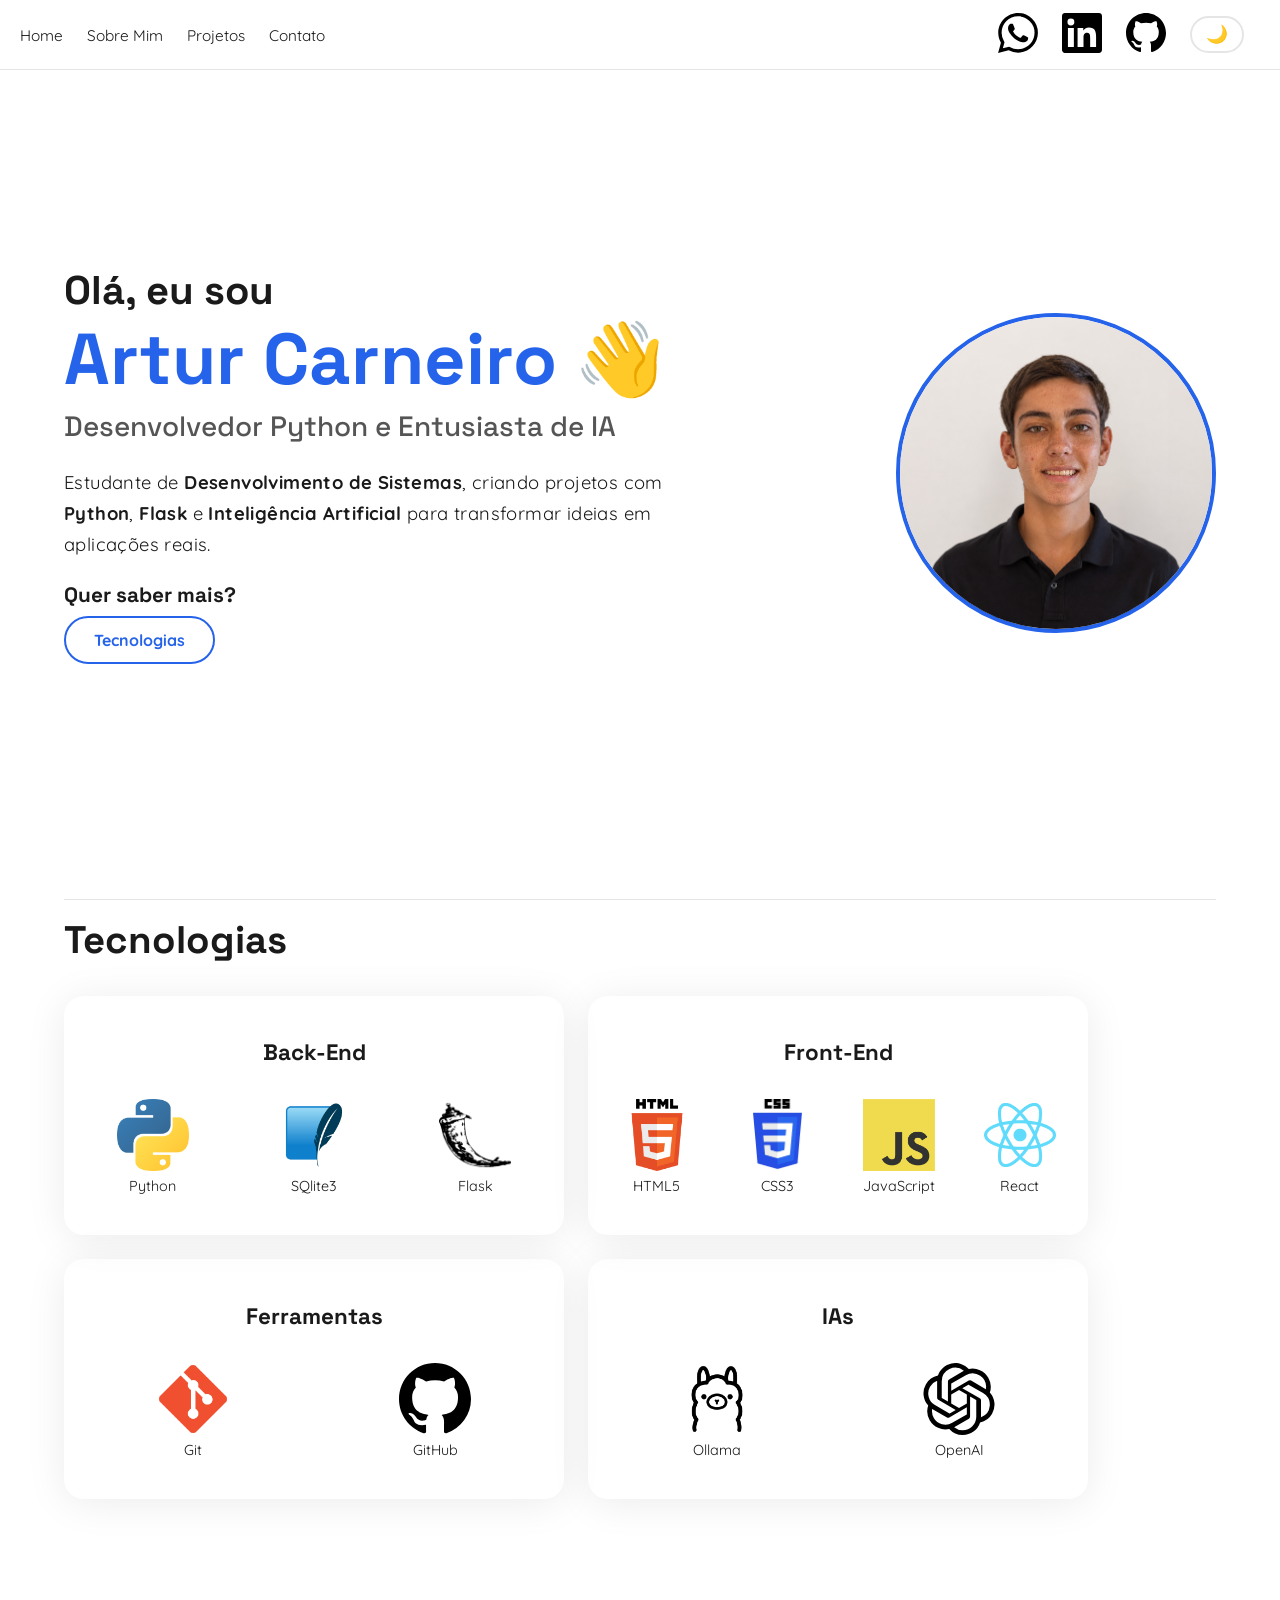
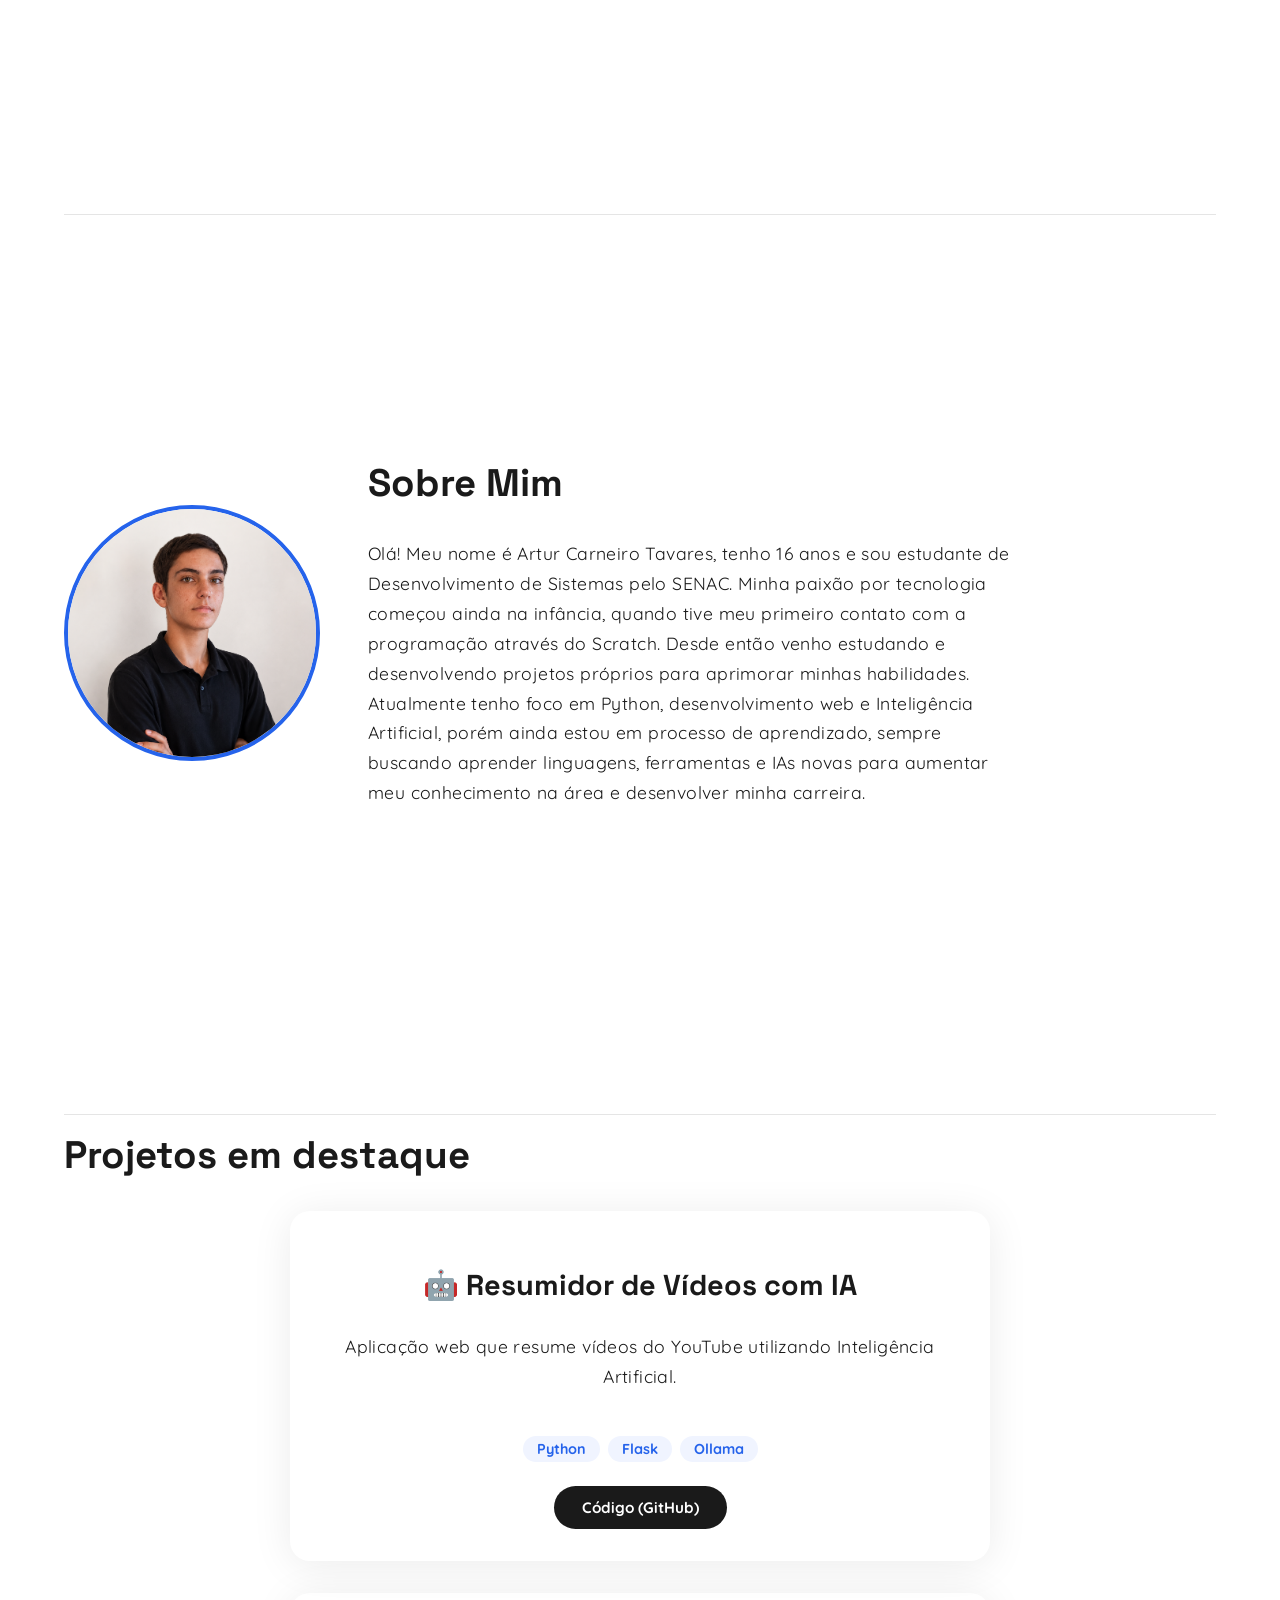
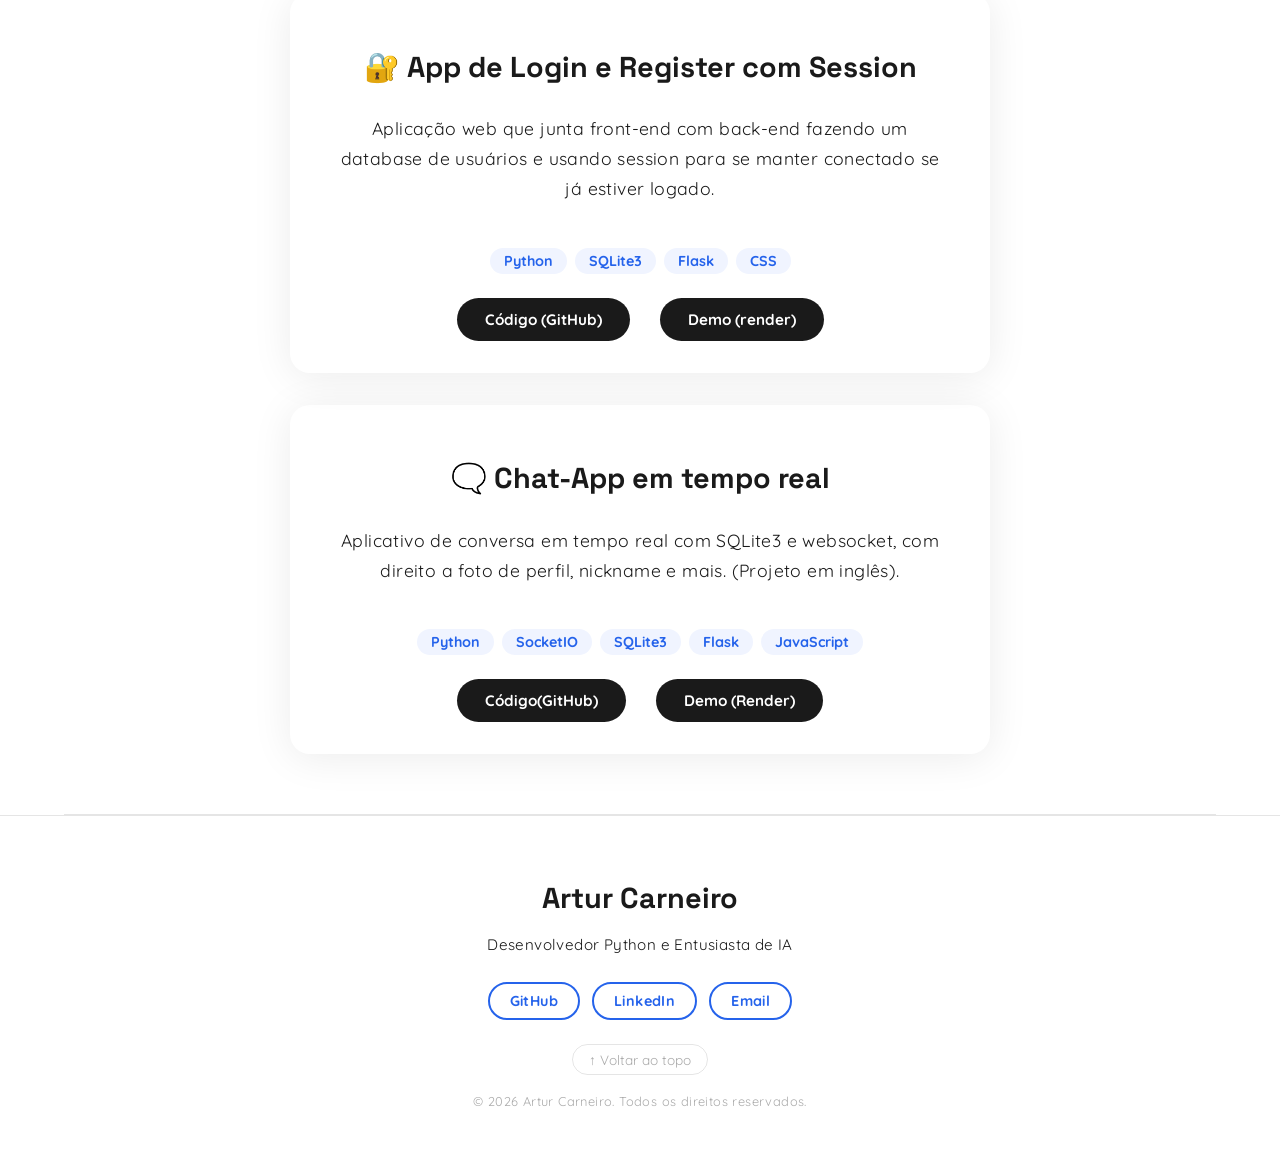
<file: index.html>
<!DOCTYPE html>
<html lang="pt-br">

<head>
    <meta charset="UTF-8">
    <meta name="viewport" content="width=device-width, initial-scale=1.0">
    <title>Portfólio - Artur Carneiro</title>
    <link rel="stylesheet" href="css/style.css">
    <link rel="shortcut icon" href="img/portfolio-icon.png" type="image/x-icon">

    <!-- JavaScript -->
    <script src="main.js" defer></script>

    <!-- FOntes -->
    <link rel="preconnect" href="https://fonts.googleapis.com">
    <link rel="preconnect" href="https://fonts.gstatic.com" crossorigin>
    <!-- SpaceGrotesk -->
    <link href="https://fonts.googleapis.com/css2?family=Space+Grotesk:wght@300;400;500;700&display=swap"
        rel="stylesheet">

    <!-- Quicksand -->
    <link href="https://fonts.googleapis.com/css2?family=Quicksand:wght@300..700&display=swap" rel="stylesheet">
</head>

<body>

    <!-- Cabeçalho -->
    <header>
        <!-- Barra de Navegação -->
        <nav>
            <ul class="header-list">
                <li>
                    <a href="#hero">Home</a>
                </li>
                <li>
                    <a href="#aboutme">Sobre Mim</a>
                </li>
                <li>
                    <a href="#projetos">Projetos</a>
                </li>
                <li>
                    <a href="#contato">Contato</a>
                </li>
            </ul>
        </nav>

        <ul class="header-list">
            <li>
                <a href="https://wa.me/5513996928891" target="_blank" rel="external">
                    <img src="img/whatsapp-icon.svg" alt="whatsapp-icon" class="icon-header">
                </a>
            </li>
            <li>
                <a href="https://www.linkedin.com/in/artur-c-0b27b63b0/" target="_blank" rel="external">
                    <img src="img/linkedin-icon.svg" alt="linkedin-icon" class="icon-header">
                </a>
            </li>
            <li>
                <a href="https://github.com/carneiroo1" target="_blank" rel="external">
                    <img src="img/github-icon.svg" alt="github-icon" class="icon-header">
                </a>
            </li>
            <li>
                <!-- Botão Tema Escuro -->
                <button class="theme-toggle" id="themeToggle" aria-label="Alternar tema">
                    <span class="theme-icon">🌙</span>
                </button>
            </li>
        </ul>


    </header>

    <!-- Principal -->
    <main>
        <!-- Hero -->
        <section class="hero" id="hero">
            <div class="hero-texto-esquerda">
                <h1>
                    Olá, eu sou
                </h1>
                <h1 id="h1-nome-destaque">
                    Artur Carneiro 👋
                </h1>
                <h2>
                    Desenvolvedor Python e Entusiasta de IA
                </h2>
                <p>
                    Estudante de <strong>Desenvolvimento de Sistemas</strong>,
                    criando projetos com <strong>Python</strong>, <strong>Flask</strong> e
                    <strong>Inteligência Artificial</strong> para transformar
                    ideias em aplicações reais.
                </p>
                <div class="mgb10vh">
                    <h3>Quer saber mais?</h3>
                    <button class="tech-button" href="#tecnologias">Tecnologias</button>
                </div>
            </div>

            <div class="hero-imagem-direita">
                <img src="img/artur-frente.png" alt="artur-frente-foto">
            </div>
        </section>

        <!-- Tecnologias -->
        <section class="tecnologias" id="tecnologias">
            <h1 class="mgtp15">Tecnologias</h1>
            <div class="tech-duo">
                <div class="card-tech">
                    <h2>Back-End</h2>
                    <ul>
                        <li> <img src="img/Python-logo.png" alt="" class="icon-tech">Python</li>
                        <li> <img src="img/file_type_sqlite_icon_130153.webp" alt="sqlite-icon" class="icon-tech">
                            SQlite3</li>
                        <li> <img src="img/flask-icon.png" alt="" class="icon-tech">Flask</li>
                    </ul>
                </div>
                <div class="card-tech">
                    <h2>Front-End</h2>
                    <ul>
                        <li> <img src="img/html5.png" alt="" class="icon-tech"><span>HTML5</span></li>
                        <li> <img src="img/css-icon.png" alt="" class="icon-tech" id="css-logo"><span>CSS3</span></li>
                        <li> <img src="img/JavaScript-logo.png" alt="" class="icon-tech"><span>JavaScript</span></li>
                        <li> <img src="img/React-icon.png" alt="" class="icon-tech"><span>React</span></li>
                    </ul>
                </div>
            </div>
            <div class="tech-duo">
                <div class="card-tech">
                    <h2>Ferramentas</h2>
                    <ul>
                        <li><img src="img/git-icon.png" alt="" class="icon-tech"><span>Git</span></li>
                        <li> <img src="img/github-icon.svg" alt="" class="icon-tech"><span>GitHub</span></li>
                    </ul>
                </div>
                <div class="card-tech">
                    <h2>IAs</h2>
                    <ul>
                        <li>
                            <img src="img/ollama-icon.webp" alt="Ollama-logo" class="icon-tech">
                            <span>Ollama</span>
                        </li>
                        <li>
                            <img src="img/openai-icon.svg" alt="openai-icon" class="icon-tech">
                            <span>OpenAI</span>
                        </li>
                    </ul>
                </div>
            </div>
        </section>

        <!-- AboutMe -->
        <section class="aboutme" id="aboutme">
            <div class="aboutme-esquerda">
                <img src="img/artur-lado.png" alt="artur-lado-foto">
            </div>
            <div class="aboutme-direita">
                <h1 class="mgtp15">
                    Sobre Mim
                </h1>
                <p>
                    Olá! Meu nome é Artur Carneiro Tavares, tenho 16 anos e sou estudante de Desenvolvimento de Sistemas
                    pelo SENAC. Minha paixão por tecnologia começou ainda na infância, quando tive meu primeiro contato
                    com a programação através do Scratch. Desde então venho estudando e desenvolvendo projetos próprios
                    para aprimorar minhas habilidades. Atualmente tenho foco em Python, desenvolvimento web e
                    Inteligência Artificial, porém ainda estou em processo de aprendizado, sempre buscando aprender
                    linguagens, ferramentas e IAs novas para aumentar meu conhecimento na área e desenvolver minha
                    carreira.
                </p>
            </div>
        </section>

        <!-- Projetos -->
        <section class="projetos" id="projetos">
            <h1 class="mgtp15">Projetos em destaque</h1>
            <div class="cards">

                <!-- Resumidor com IA -->
                <div class="card-projetos">
                    <h2>🤖 Resumidor de Vídeos com IA</h2>
                    <p>
                        Aplicação web que resume vídeos do
                        YouTube utilizando Inteligência Artificial.
                    </p>
                    <ul>
                        <li><span>Python</span></li>
                        <li><span>Flask</span></li>
                        <li><span>Ollama</span></li>
                    </ul>

                    <div class="projetos-buttons">
                        <a href="https://github.com/carneiroo1/Projetos-Python/tree/main/Resumo-de-videos"
                            target="_blank" rel="external">Código
                            (GitHub)</a>
                    </div>
                </div>

                <div class="card-projetos">
                    <h2>🔐 App de Login e Register com Session</h2>
                    <p>
                        Aplicação web que junta front-end com back-end fazendo um database de usuários e usando session
                        para se manter conectado se já estiver logado.
                    </p>
                    <ul>
                        <li><span>Python</span></li>
                        <li><span>SQLite3</span></li>
                        <li><span>Flask</span></li>
                        <li><span>CSS</span></li>
                    </ul>

                    <div class="projetos-buttons">
                        <a href="https://github.com/carneiroo1/Login-App" target="_blank" rel="external">Código
                            (GitHub)</a>
                        <a href="https://login-app-artur.onrender.com" target="_blank" rel="external">Demo (render)</a>
                    </div>
                </div>

                <div class="card-projetos">
                    <h2>🗨️ Chat-App em tempo real</h2>
                    <p>
                        Aplicativo de conversa em tempo real com SQLite3 e websocket, com direito a foto de perfil,
                        nickname e mais. (Projeto em inglês).
                    </p>
                    <ul>
                        <li><span>Python</span></li>
                        <li><span>SocketIO</span></li>
                        <li><span>SQLite3</span></li>
                        <li><span>Flask</span></li>
                        <li><span>JavaScript</span></li>
                    </ul>

                    <div class="projetos-buttons">
                        <a href="https://github.com/carneiroo1/Chat-app/tree/main">Código(GitHub)</a>
                        <a href="https://chat-app-wqh2.onrender.com">Demo (Render)</a>
                    </div>
                </div>
            </div>

        </section>
    </main>

    <!-- Rodapé -->
    <footer id="contato">
        <h3>Artur Carneiro</h3>

        <p>Desenvolvedor Python e Entusiasta de IA</p>

        <div class="social">

            <a href="https://github.com/carneiroo1" target="_blank" rel="external">GitHub</a>

            <a href="https://www.linkedin.com/in/artur-c-0b27b63b0/" target="_blank" rel="external">LinkedIn</a>

            <a href="https://www.mailto:contatolovelyysz@gmail.com" target="_blank" rel="external">Email</a>

        </div>

        <a href="#hero">↑ Voltar ao topo</a>

        <p class="copyright">
            © 2026 Artur Carneiro. Todos os direitos reservados.
        </p>

    </footer>
</body>

</html>
</file>
<file: css/style.css>
/* =============================================
   VARIÁVEIS GLOBAIS
   ============================================= */
:root {
    --cor-primaria: #2563eb;
    --cor-texto: #1a1a1a;
    --cor-fundo: #ffffff;
    --cor-borda: rgba(0, 0, 0, 0.1);
    --sombra-card: 0px 4px 40px rgba(0, 0, 0, 0.08);
    --raio-card: 20px;
    --header-height: 70px;
}

/* =============================================
   RESET E BASE
   ============================================= */
*, *::before, *::after {
    box-sizing: border-box;
}

body {
    margin: 0;
    color: var(--cor-texto);
    background-color: var(--cor-fundo);
}

h1 {
    margin-top: 0;
}

/* =============================================
   TIPOGRAFIA — usando clamp() para escalar
   suavemente entre mobile e desktop
   ============================================= */
body, a, p {
    font-family: 'Quicksand', Arial, Helvetica, sans-serif;
}

h1, h2, h3 {
    font-family: 'Space Grotesk', Arial, Helvetica, sans-serif;
}

p {
    letter-spacing: 0.4px;
    font-size: clamp(1rem, 1.5vw, 1.25rem); /* 16px → 20px */
    line-height: 1.7;
}

/* =============================================
   HEADER
   ============================================= */
header {
    position: fixed;
    top: 0;
    left: 0;
    width: 100%;
    height: var(--header-height);
    display: flex;
    justify-content: space-between;
    align-items: center;
    padding: 0 20px;
    background-color: rgba(255, 255, 255, 0.85);
    backdrop-filter: blur(10px);
    -webkit-backdrop-filter: blur(10px);
    border-bottom: solid 1px var(--cor-borda);
    z-index: 1000;
}

header a {
    text-decoration: none;
    color: var(--cor-texto);
    font-size: clamp(0.85rem, 1.2vw, 1rem);
    transition: color 0.2s;
}

header a:hover {
    color: var(--cor-primaria);
}

.icon-header {
    width: 40px;
    height: 40px;
    object-fit: contain;
    transition: opacity 0.2s;
}

.icon-header:hover {
    opacity: 0.7;
}

.header-list {
    display: flex;
    gap: clamp(12px, 2vw, 24px);
    padding: 0;
    list-style: none;
    align-items: center;
}

/* Nav links — ocultar em telas muito pequenas */
.header-nav {
    padding-right: 0;
}

/* =============================================
   MAIN
   ============================================= */
main {
    width: min(90vw, 1200px);
    margin: 0 auto;
}

/* =============================================
   SEÇÕES — altura mínima em vez de fixa
   ============================================= */
.tecnologias, .hero, .aboutme, .projetos {
    min-height: 100vh;
    border-bottom: 1px solid var(--cor-borda);
    padding-bottom: 60px;
}

/* =============================================
   HERO
   ============================================= */
.hero {
    padding-top: calc(var(--header-height) + 40px);
    display: flex;
    align-items: center;
    gap: 40px;
}

.hero-texto-esquerda {
    flex: 1;
}

.hero-texto-esquerda h1 {
    font-size: clamp(1.5rem, 3.5vw, 2.5rem); /* "Olá, eu sou" */
    margin-bottom: 4px;
}

.hero-texto-esquerda h2 {
    font-size: clamp(1.1rem, 2.5vw, 1.75rem);
    font-weight: 500;
    color: #555;
    margin-top: 8px;
}

.hero-texto-esquerda p {
    font-size: clamp(0.95rem, 1.5vw, 1.15rem);
    max-width: 55ch;
}

.hero-texto-esquerda h3 {
    font-size: clamp(1rem, 1.8vw, 1.3rem);
    margin-bottom: 8px;
}

#h1-nome-destaque {
    font-size: clamp(2rem, 6vw, 4.5rem); /* Nome em destaque */
    color: var(--cor-primaria);
    margin: 0;
    line-height: 1.1;
}

.hero-imagem-direita {
    flex: 0 0 auto;
}

.hero-imagem-direita img {
    width: clamp(180px, 25vw, 360px);
    height: clamp(180px, 25vw, 360px);
    border-radius: 50%;
    object-fit: cover;
    border: 4px solid var(--cor-primaria);
}

.tech-button {
    padding: 12px 28px;
    border-radius: 50px;
    border: 2px solid var(--cor-primaria);
    background: transparent;
    color: var(--cor-primaria);
    font-size: 1rem;
    font-family: 'Quicksand', sans-serif;
    font-weight: 700;
    cursor: pointer;
    transition: all 0.2s;
}

.tech-button:hover {
    background: var(--cor-primaria);
    color: white;
}

.mgb10vh {
    margin-bottom: 20px;
}

/* =============================================
   TECNOLOGIAS
   ============================================= */
.mgtp15 {
    margin-top: 15px;
    font-size: clamp(1.5rem, 3vw, 2.5rem);
}

.tech-duo {
    display: flex;
    flex-wrap: wrap;
    gap: 24px;
    margin-bottom: 0;
}

.card-tech {
    display: flex;
    flex-direction: column;
    box-shadow: var(--sombra-card);
    flex: 1 1 260px;       /* cresce mas não fica menor que 260px */
    min-width: 0;
    max-width: 500px;
    margin-bottom: 24px;
    text-align: center;
    transition: transform 0.5s;
    border-radius: var(--raio-card);
    padding: 24px 16px;
}

.card-tech:hover {
    transform: scale(1.03);
}

.card-tech h2 {
    font-size: clamp(1.1rem, 2vw, 1.4rem);
    margin-bottom: 16px;
}

.card-tech ul {
    gap: 16px;
    flex-wrap: wrap;
    justify-content: center;
    padding: 0;
    display: flex;
    align-items: center;
    justify-content: space-around;
}

.card-tech li {
    display: flex;
    flex-direction: column;
    align-items: center;
    gap: 6px;
    font-size: 0.9rem;
}

.icon-tech {
    width: clamp(48px, 6vw, 72px);
    height: clamp(48px, 6vw, 72px);
    object-fit: contain;
}

/* =============================================
   SOBRE MIM
   ============================================= */
.aboutme {
    display: flex;
    align-items: center;
    gap: 48px;
}

.aboutme-esquerda img {
    width: clamp(160px, 20vw, 280px);
    height: clamp(160px, 20vw, 280px);
    border-radius: 50%;
    object-fit: cover;
    border: 4px solid var(--cor-primaria);
}

.aboutme-direita {
    flex: 1;
}

.aboutme-direita h1 {
    font-size: clamp(1.5rem, 3vw, 2.5rem);
}

.aboutme-direita p {
    font-size: clamp(0.95rem, 1.4vw, 1.1rem);
    max-width: 65ch;
}

/* =============================================
   PROJETOS
   ============================================= */
.cards {
    display: flex;
    flex-wrap: wrap;
    align-items: center;
    justify-content: center;
    gap: 32px;
}

.card-projetos {
    width: min(90%, 700px);
    border-radius: var(--raio-card);
    padding: 32px 40px;
    box-shadow: var(--sombra-card);
    display: flex;
    flex-direction: column;
    gap: 12px;
    transition: transform(0.3s) ease;
}

.card-projetos:hover {
    transform: scale(1.05);
}

.card-projetos h2 {
    text-align: center;
    font-size: clamp(1.2rem, 2.5vw, 1.8rem);
    margin-bottom: 0;
}

.card-projetos p {
    font-size: clamp(0.95rem, 1.4vw, 1.1rem);
    text-align: center;
}

.card-projetos ul {
    margin-bottom: 16px;
    flex-wrap: wrap;
    gap: 8px;
    justify-content: center;
    padding: 0;
    display: flex;
    list-style-type: none;
}

.card-projetos span {
    font-size: 0.9rem;
    font-weight: 700;
    background: #f0f4ff;
    color: var(--cor-primaria);
    padding: 4px 14px;
    border-radius: 50px;
}

.card-projetos a {
    align-self: center;
    text-decoration: none;
    font-weight: 700;
    padding: 12px 28px;
    border-radius: 50px;
    background-color: var(--cor-texto);
    color: white;
    font-size: 0.95rem;
    transition: background 0.2s;
}

.card-projetos a:hover {
    background-color: var(--cor-primaria);
}

.projetos-buttons {
    display: flex;
    justify-content: center;
    gap: 30px;
}

/* =============================================
   FOOTER
   ============================================= */
footer {
    border-top: solid 1px var(--cor-borda);
    padding: 64px 20px 40px;
    text-align: center;
    display: flex;
    flex-direction: column;
    align-items: center;
    gap: 16px;
    color: var(--cor-texto);
}
 
footer h3 {
    font-size: clamp(1.3rem, 2.5vw, 1.8rem);
    margin: 0;
    color: var(--cor-texto);
}
 
footer > p {
    margin: 0;
    font-size: 0.95rem;
    color: var(--cor-texto);
}
 
.social {
    display: flex;
    gap: 12px;
    flex-wrap: wrap;
    justify-content: center;
    margin: 8px 0;
}
 
.social a {
    text-decoration: none;
    font-size: 0.9rem;
    font-weight: 700;
    color: var(--cor-primaria);
    padding: 8px 20px;
    border: 2px solid var(--cor-primaria);
    border-radius: 50px;
    transition: background 0.2s, color 0.2s;
    letter-spacing: 0.4px;
}
 
.social a:hover {
    background: var(--cor-primaria);
    color: white;
}
 
[data-theme=dark] .social a:hover {
    color: #0f1117;
}
 
footer > a {
    text-decoration: none;
    font-size: 0.85rem;
    color: #aaa;
    border: 1px solid var(--cor-borda);
    padding: 6px 16px;
    border-radius: 50px;
    transition: color 0.2s, border-color 0.2s;
}
 
footer > a:hover {
    color: var(--cor-primaria);
    border-color: var(--cor-primaria);
}
 
.copyright {
    font-size: 0.8rem;
    color: #aaa;
    margin: 0;
}


/* =============================================
   SCROLL SUAVE
   ============================================= */
html {
    scroll-behavior: smooth;
}

/* =============================================
   RESPONSIVIDADE — TABLET (≤ 768px)
   ============================================= */
@media (max-width: 768px) {
    :root {
        --header-height: 60px;
    }

    /* Header: esconder nav de texto, manter ícones */
    .header-nav {
        display: none;
    }

    /* Hero: empilhar verticalmente */
    .hero {
        flex-direction: column-reverse;
        text-align: center;
        padding-top: calc(var(--header-height) + 24px);
        gap: 24px;
    }

    .hero-texto-esquerda p {
        margin: 0 auto;
    }

    /* Sobre Mim: empilhar */
    .aboutme {
        flex-direction: column;
        text-align: center;
    }

    .aboutme-direita p {
        margin: 0 auto;
    }

    /* Cards de tech: 1 por linha */
    .card-tech {
        max-width: 100%;
    }
}

/* =============================================
   RESPONSIVIDADE — MOBILE (≤ 480px)
   ============================================= */
@media (max-width: 480px) {
    main {
        width: 92vw;
    }

    p {
        text-align: justify;
    }

    .tecnologias, .projetos {
        h1 {
            text-align: center;
        }
    }

    .hero-imagem-direita img,
    .aboutme-esquerda img {
        width: 160px;
        height: 160px;
    }

    .card-projetos {
        padding: 24px 20px;
    }

    /* Ícones do header menores */
    .icon-header {
        width: 24px;
        height: 24px;
    }

    header {
        a {
            font-size: 10px;
        }

        ul {
            margin-right: 2px;
        }
    }
}

/* =============================================
   TEMA ESCURO
   ============================================= */
[data-theme="dark"] {
    --cor-primaria: #60a5fa;
    --cor-texto: #e8e8e8;
    --cor-fundo: #0f1117;
    --cor-borda: rgba(255, 255, 255, 0.08);
    --sombra-card: 0px 4px 40px rgba(0, 0, 0, 0.4);
}

[data-theme="dark"] body {
    background-color: var(--cor-fundo);
    color: var(--cor-texto);
}

[data-theme="dark"] header {
    background-color: rgba(15, 17, 23, 0.85);
}

[data-theme="dark"] header a {
    color: var(--cor-texto);
}

[data-theme="dark"] .hero-texto-esquerda h2 {
    color: #aaa;
}

[data-theme="dark"] .card-tech,
[data-theme="dark"] .card-projetos {
    background-color: #1a1d27;
    box-shadow: var(--sombra-card);
}

[data-theme="dark"] .card-projetos span {
    background: #1e2d4a;
    color: var(--cor-primaria);
}

[data-theme="dark"] .card-projetos a {
    background-color: var(--cor-primaria);
    color: #0f1117;
}

[data-theme="dark"] .card-projetos a:hover {
    background-color: #93c5fd;
}

[data-theme="dark"] .tech-button {
    border-color: var(--cor-primaria);
    color: var(--cor-primaria);
}

[data-theme="dark"] .tech-button:hover {
    background: var(--cor-primaria);
    color: #0f1117;
}

[data-theme="dark"] footer {
    color: #888;
}

/* Transição suave ao trocar tema */
body, header, .card-tech, .card-projetos, footer {
    transition: background-color 0.3s ease, color 0.3s ease, border-color 0.3s ease;
}

/* =============================================
   BOTÃO DE TEMA
   ============================================= */
.theme-toggle {
    background: none;
    border: 2px solid var(--cor-borda);
    border-radius: 50px;
    padding: 6px 14px;
    font-size: 1.1rem;
    cursor: pointer;
    transition: border-color 0.2s, background 0.2s;
    margin-right: 16px;
    flex-shrink: 0;
}

.theme-toggle:hover {
    border-color: var(--cor-primaria);
    background: rgba(96, 165, 250, 0.08);
}

/* =============================================
   ÍCONES SVG — herdam a cor do tema
   ============================================= */
img.icon-header[src$=".svg"],
img.icon-tech[src$=".svg"] {
    /* força o navegador a renderizar como elemento inline
       para que filter funcione corretamente */
    display: inline-block;
}
 
/* Tema claro: ícones escuros */
.icon-header[src$=".svg"] {
    filter: brightness(0);
}
 
.icon-tech[src$=".svg"] {
    filter: brightness(0);
}
 
/* Tema escuro: ícones brancos */
[data-theme="dark"] .icon-header[src$=".svg"],
[data-theme="dark"] .icon-tech[src$=".svg"] {
    filter: brightness(0) invert(1);
}
</file>
